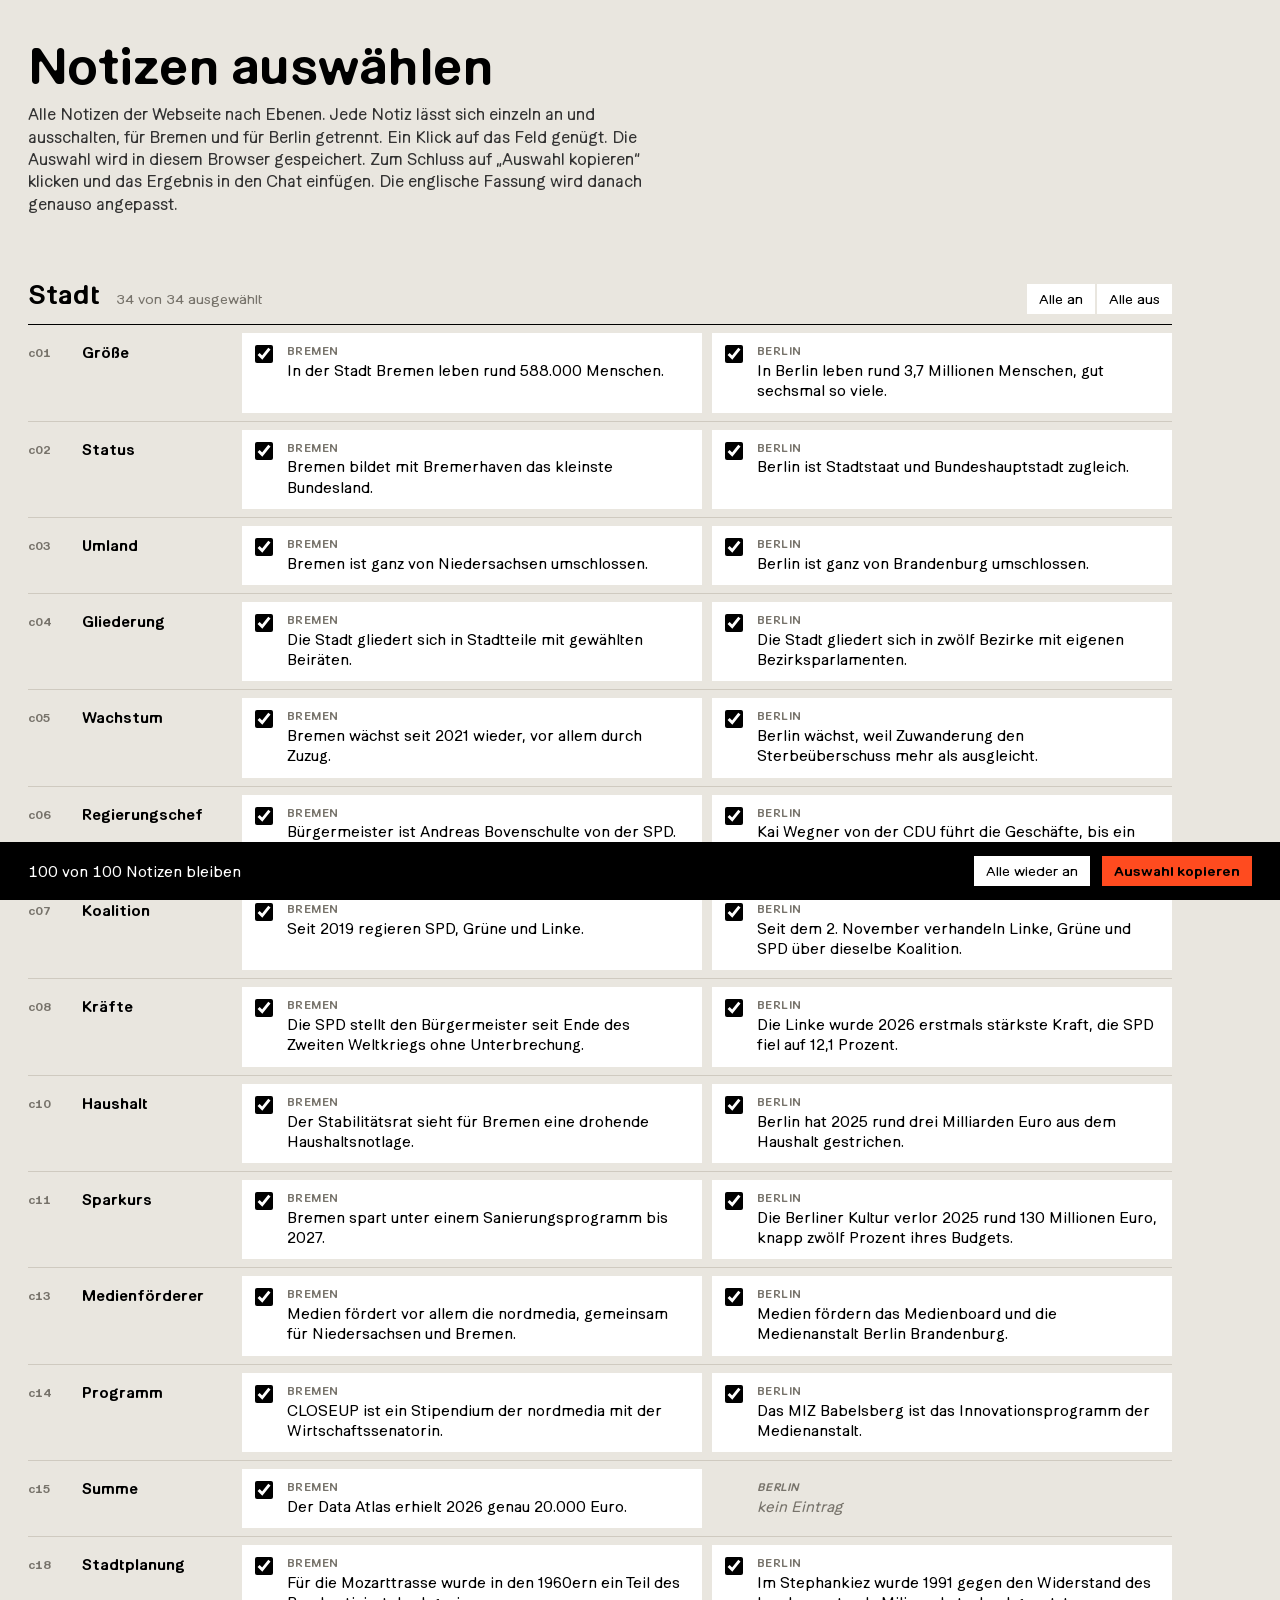
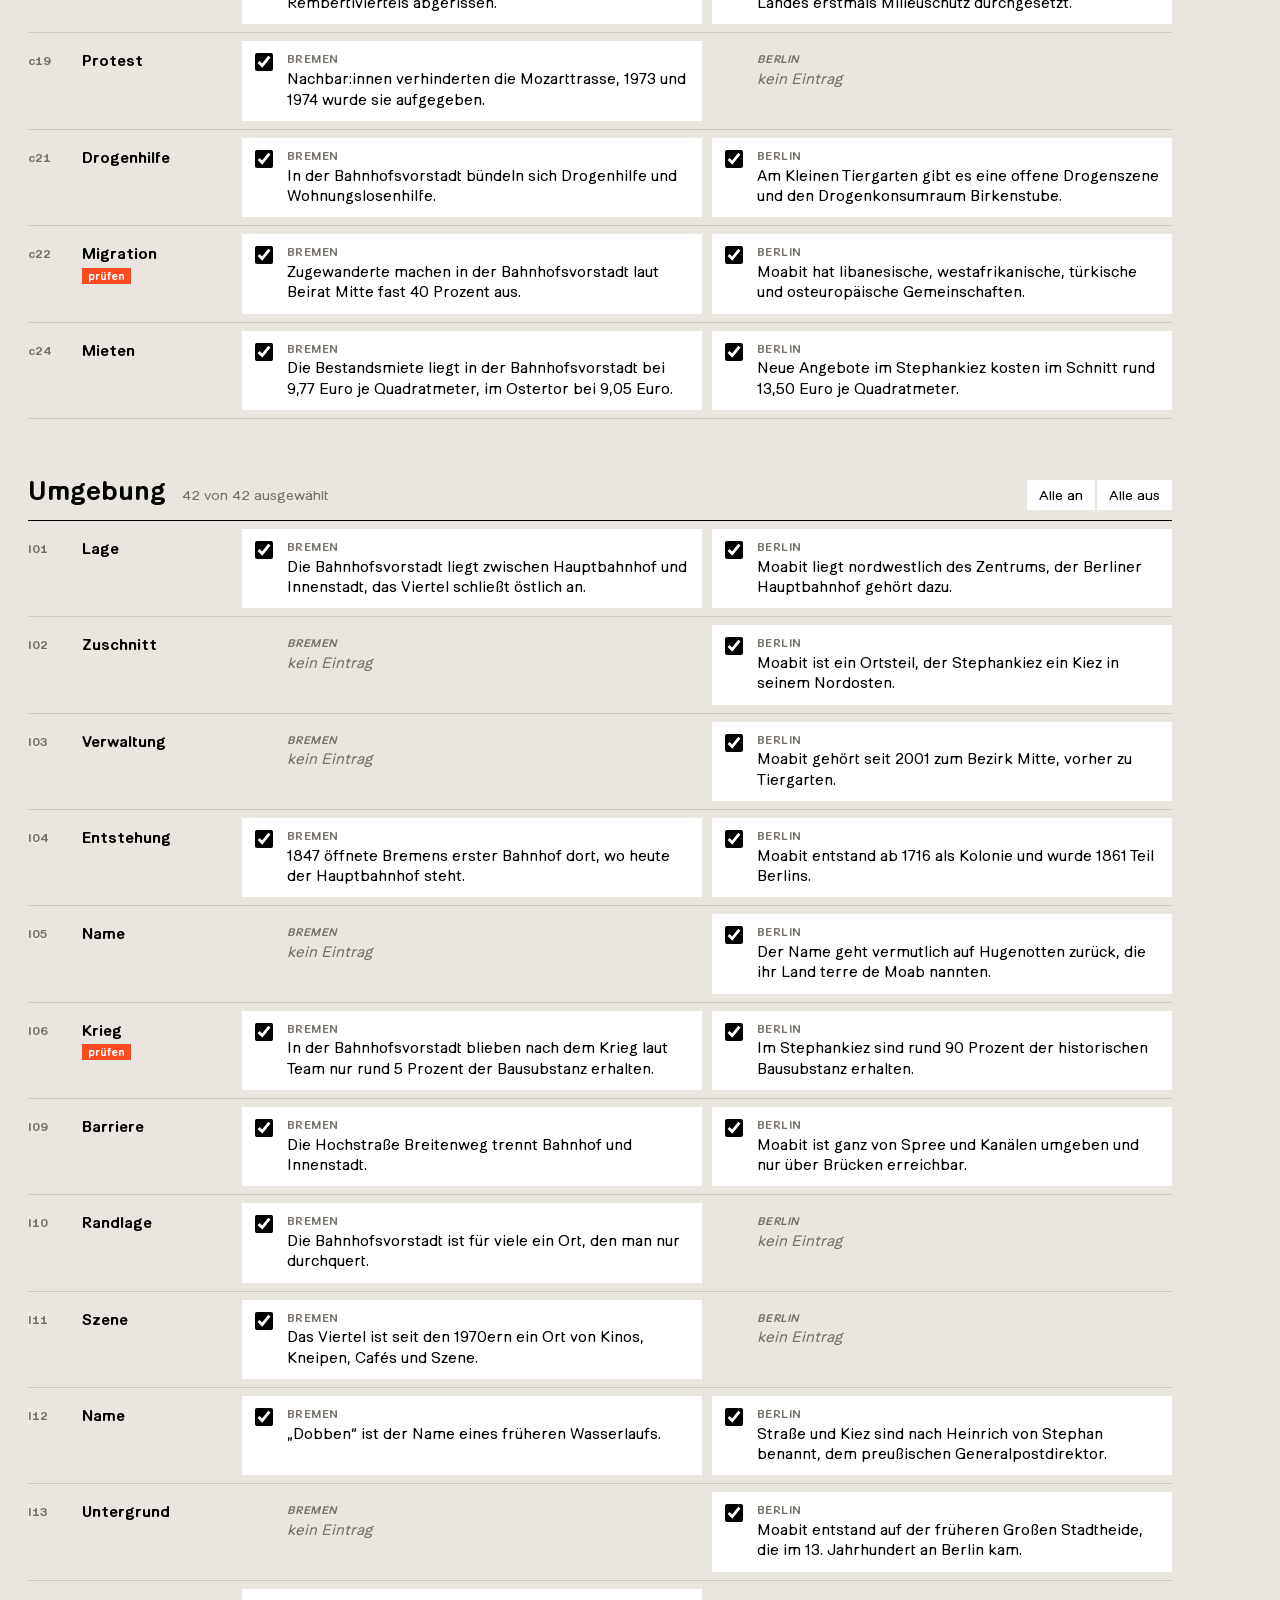
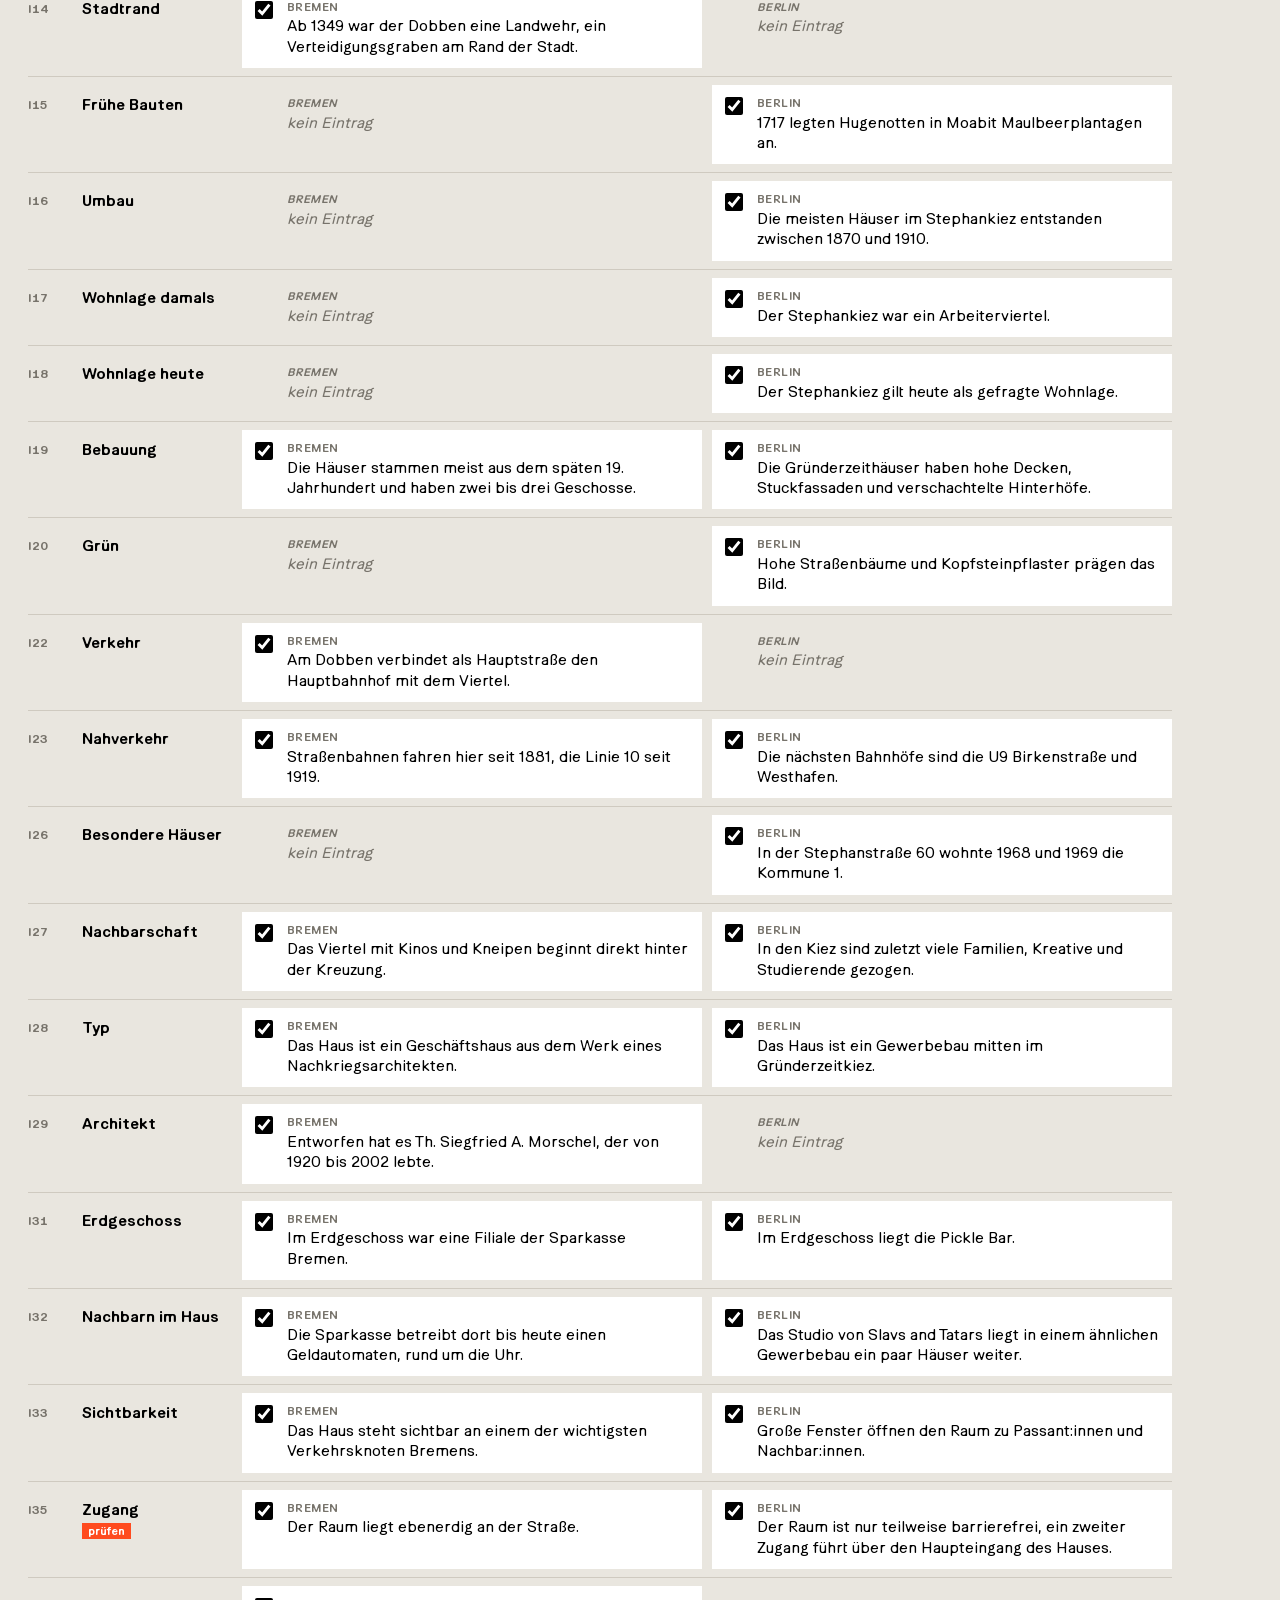
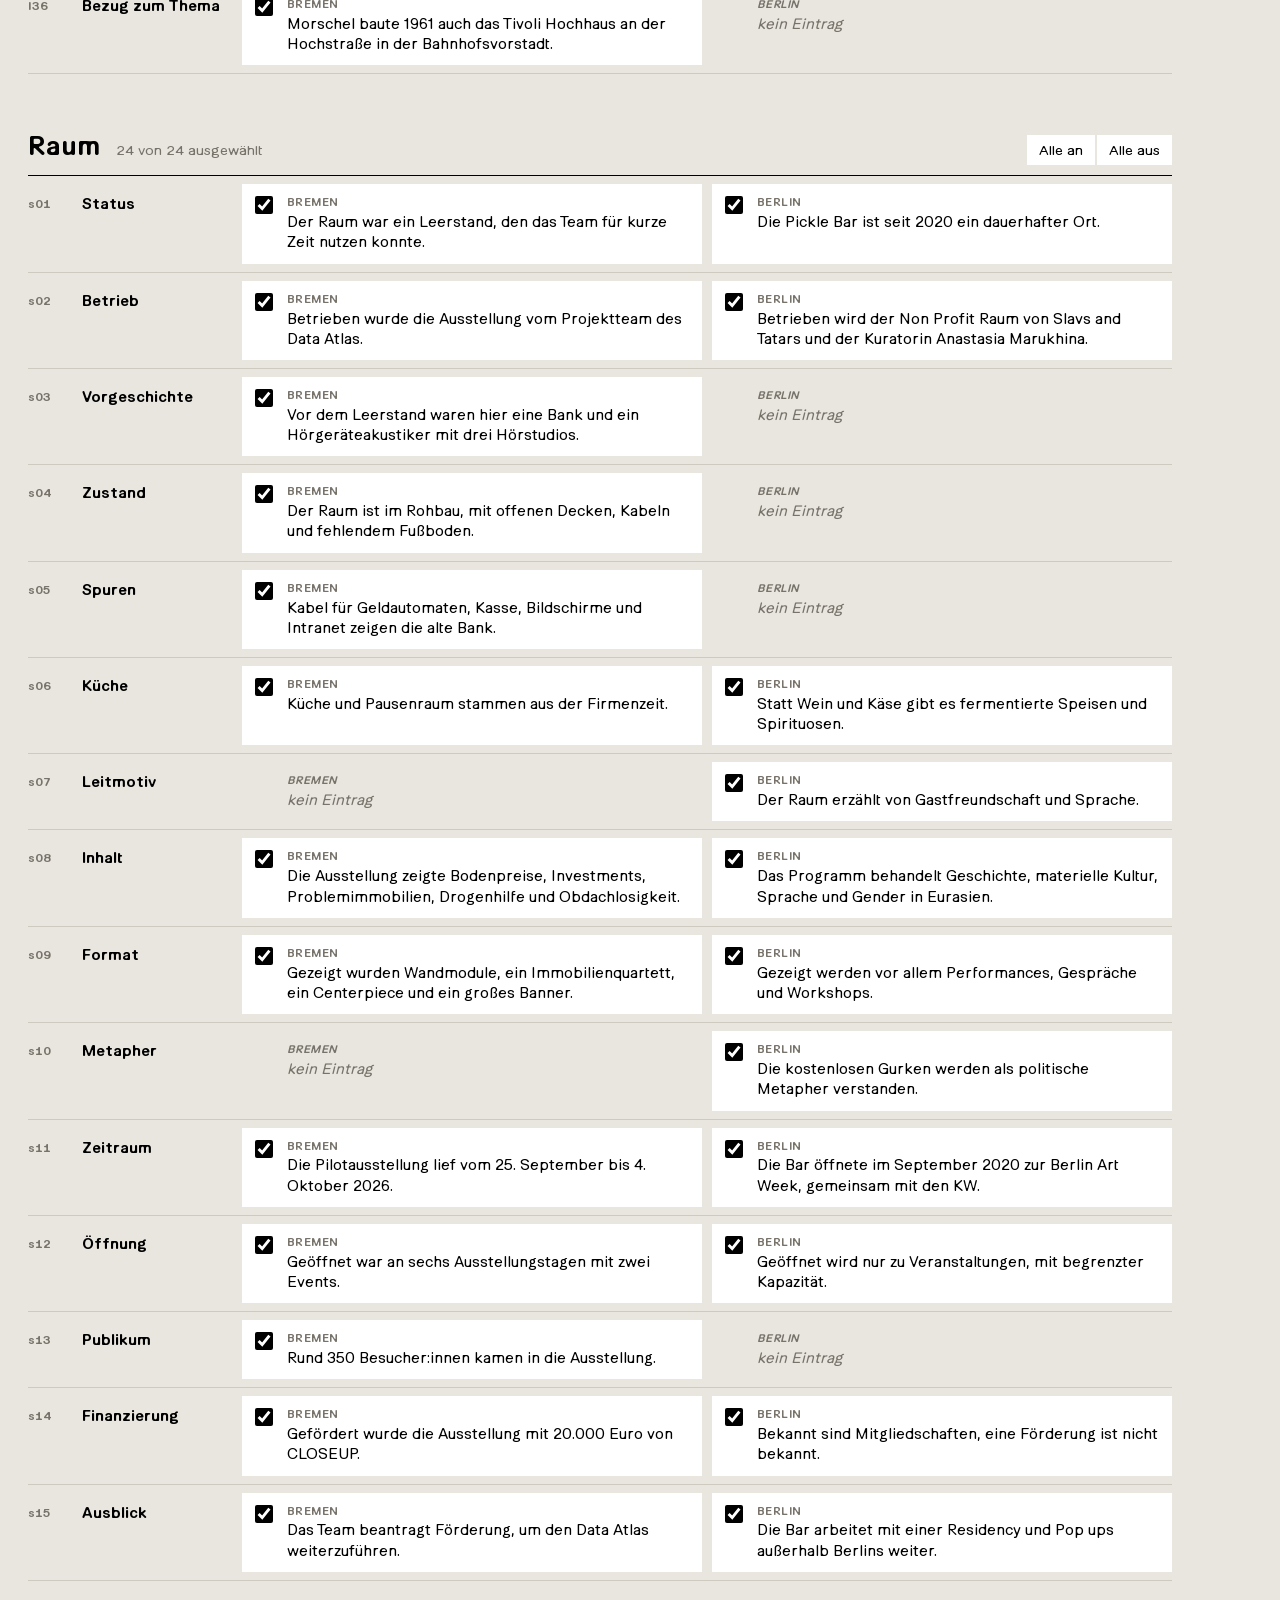
<file: tools/notizen.html>
<!doctype html>
<html lang="de">
<head>
  <meta charset="utf-8">
  <meta name="viewport" content="width=device-width, initial-scale=1">
  <title>Notizen auswählen</title>
  <style>
    @font-face {
      font-family: "Ease";
      src: url("../assets/fonts/EaseDoubleRounded-Regular.woff2") format("woff2"),
           url("../assets/fonts/EaseDoubleRounded-Regular.woff") format("woff");
      font-weight: 400;
    }
    @font-face {
      font-family: "Ease";
      src: url("../assets/fonts/EaseDoubleRounded-Semibold.woff") format("woff");
      font-weight: 600;
    }
    :root { --paper: #e9e6df; --ink: #000; --mute: #77736b; --line: #cfcac0; --accent: #ff4b1f; }
    * { box-sizing: border-box; }
    body {
      margin: 0;
      background: var(--paper);
      color: var(--ink);
      font-family: "Ease", "Helvetica Neue", Helvetica, Arial, sans-serif;
      -webkit-font-smoothing: antialiased;
    }
    header { padding: 40px 28px 8px; max-width: 1200px; }
    h1 { margin: 0 0 12px; font-size: clamp(32px, 4vw, 52px); font-weight: 600; letter-spacing: -0.01em; line-height: 1; }
    header p { margin: 0; max-width: 40em; font-size: 16px; line-height: 1.4; color: #333; }

    main { padding: 0 28px 120px; max-width: 1200px; }
    section { margin-top: 44px; }
    .level-head {
      position: sticky; top: 0; z-index: 2;
      display: flex; align-items: baseline; gap: 16px; flex-wrap: wrap;
      padding: 12px 0 10px;
      background: var(--paper);
      border-bottom: 1.5px solid var(--ink);
    }
    .level-head h2 { margin: 0; font-size: 26px; font-weight: 600; }
    .level-head .count { font-size: 14px; color: var(--mute); font-variant-numeric: tabular-nums; }
    .level-head .tools { margin-left: auto; display: flex; gap: 2px; }

    button {
      all: unset; cursor: pointer;
      padding: 6px 12px; background: #fff; color: var(--ink);
      font: inherit; font-size: 14px;
    }
    button:hover { background: var(--ink); color: #fff; }
    button:focus-visible { outline: 2px solid var(--ink); outline-offset: 2px; }

    .row {
      display: grid;
      grid-template-columns: 44px 150px 1fr 1fr;
      gap: 0 10px;
      align-items: stretch;
      padding: 8px 0;
      border-bottom: 1px solid var(--line);
    }
    .id { font-size: 12px; font-weight: 600; color: var(--mute); padding-top: 13px; font-variant-numeric: tabular-nums; }
    .row .topic { padding-top: 10px; }
    /* Jede einzelne Notiz ist ein eigener Schalter */
    .cell {
      display: grid;
      grid-template-columns: 22px 1fr;
      gap: 0 10px;
      align-items: start;
      padding: 10px 12px;
      background: #fff;
      border: 1.5px solid transparent;
      cursor: pointer;
      transition: opacity .15s, background .15s;
    }
    .cell:hover { border-color: var(--ink); }
    .cell input { width: 18px; height: 18px; margin: 1px 0 0; accent-color: var(--ink); cursor: pointer; }
    .cell.off { background: transparent; opacity: .4; }
    .cell.off .txt { text-decoration: line-through; text-decoration-thickness: 1px; }
    .cell.none { background: transparent; cursor: default; }
    .cell.none:hover { border-color: transparent; }
    .topic { font-weight: 600; font-size: 15px; line-height: 1.3; }
    .check { display: inline-block; margin-top: 4px; padding: 1px 6px; font-size: 11px; font-weight: 600; color: #fff; background: var(--accent); }
    .txt { font-size: 15px; line-height: 1.35; }
    .txt small { display: block; font-size: 11px; font-weight: 600; letter-spacing: .04em; text-transform: uppercase; color: var(--mute); margin-bottom: 2px; }
    .txt.empty { color: var(--mute); font-style: italic; }

    footer {
      position: fixed; left: 0; right: 0; bottom: 0; z-index: 5;
      display: flex; align-items: center; gap: 12px; flex-wrap: wrap;
      padding: 14px 28px;
      background: var(--ink); color: #fff;
    }
    footer .total { font-size: 15px; font-variant-numeric: tabular-nums; margin-right: auto; }
    footer button { background: #fff; }
    footer button.primary { background: var(--accent); color: #000; font-weight: 600; }
    footer button:hover { background: #fff; color: #000; box-shadow: 0 0 0 2px #fff inset; }
    .toast { font-size: 14px; opacity: 0; transition: opacity .2s; }
    .toast.on { opacity: 1; }

    @media (max-width: 760px) {
      header, main { padding-left: 16px; padding-right: 16px; }
      footer { padding: 12px 16px; }
      .row { grid-template-columns: 1fr; gap: 6px; }
      .row .id { display: none; }
      .row .topic { padding-top: 4px; }
    }
  </style>
</head>
<body>
  <header>
    <h1>Notizen auswählen</h1>
    <p>Alle Notizen der Webseite nach Ebenen. Jede Notiz lässt sich einzeln an und ausschalten, für Bremen und für Berlin getrennt. Ein Klick auf das Feld genügt. Die Auswahl wird in diesem Browser gespeichert. Zum Schluss auf „Auswahl kopieren“ klicken und das Ergebnis in den Chat einfügen. Die englische Fassung wird danach genauso angepasst.</p>
  </header>
  <main id="list"></main>
  <footer>
    <span class="total" id="total"></span>
    <span class="toast" id="toast">Kopiert</span>
    <button type="button" id="reset">Alle wieder an</button>
    <button type="button" class="primary" id="copy">Auswahl kopieren</button>
  </footer>

  <script type="module">
    const { notes } = await import('../src/notes.js?t=' + Date.now());

    const LEVELS = [
      { id: 'city', label: 'Stadt' },
      { id: 'locality', label: 'Umgebung' },
      { id: 'space', label: 'Raum' },
    ];
    const KEY = 'kontext-atlas-notizauswahl-einzeln';

    // Gespeichert werden nur die abgewählten Notizen
    let off = new Set();
    try { off = new Set(JSON.parse(localStorage.getItem(KEY)) || []); } catch {}
    const save = () => { try { localStorage.setItem(KEY, JSON.stringify([...off])); } catch {} };

    const esc = (s) => String(s ?? '').replace(/[&<>"]/g, (c) => ({ '&': '&amp;', '<': '&lt;', '>': '&gt;', '"': '&quot;' }[c]));
    // Ein Schalter je Notiz, Schlüssel z. B. c01.bremen
    const cell = (id, place, city, text) => text
      ? `<label class="cell" data-key="${id}.${place}"><input type="checkbox"><div class="txt"><small>${city}</small>${esc(text)}</div></label>`
      : `<div class="cell none"><span></span><div class="txt empty"><small>${city}</small>kein Eintrag</div></div>`;

    const list = document.getElementById('list');
    list.innerHTML = LEVELS.map((L) => `
      <section data-level="${L.id}">
        <div class="level-head">
          <h2>${L.label}</h2>
          <span class="count"></span>
          <span class="tools">
            <button type="button" data-all="on">Alle an</button>
            <button type="button" data-all="off">Alle aus</button>
          </span>
        </div>
        ${(notes[L.id] || []).map((n) => `
          <div class="row">
            <span class="id">${n.id}</span>
            <span class="topic">${esc(n.topic)}${n.check ? '<br><span class="check">prüfen</span>' : ''}</span>
            ${cell(n.id, 'bremen', 'Bremen', n.bremen)}
            ${cell(n.id, 'berlin', 'Berlin', n.berlin)}
          </div>`).join('')}
      </section>`).join('');

    function render() {
      let kept = 0, all = 0;
      for (const sec of list.querySelectorAll('section')) {
        const rows = [...sec.querySelectorAll('.cell[data-key]')];
        let k = 0;
        for (const r of rows) {
          const on = !off.has(r.dataset.key);
          r.querySelector('input').checked = on;
          r.classList.toggle('off', !on);
          if (on) k++;
        }
        sec.querySelector('.count').textContent = `${k} von ${rows.length} ausgewählt`;
        kept += k; all += rows.length;
      }
      document.getElementById('total').textContent = `${kept} von ${all} Notizen bleiben`;
    }

    list.addEventListener('change', (e) => {
      const c = e.target.closest('.cell[data-key]');
      if (!c) return;
      e.target.checked ? off.delete(c.dataset.key) : off.add(c.dataset.key);
      save(); render();
    });
    list.addEventListener('click', (e) => {
      const b = e.target.closest('[data-all]');
      if (!b) return;
      const ids = [...b.closest('section').querySelectorAll('.cell[data-key]')].map((r) => r.dataset.key);
      ids.forEach((id) => (b.dataset.all === 'on' ? off.delete(id) : off.add(id)));
      save(); render();
    });
    document.getElementById('reset').addEventListener('click', () => {
      off.clear(); save(); render();
    });

    // Text für den Chat
    function summary() {
      const lines = ['Notizauswahl Kontext Atlas'];
      for (const L of LEVELS) {
        const keys = (notes[L.id] || []).flatMap((n) =>
          ['bremen', 'berlin'].filter((p) => n[p]).map((p) => `${n.id}.${p}`));
        const keep = keys.filter((k) => !off.has(k));
        const drop = keys.filter((k) => off.has(k));
        // Nur die abgewählten Notizen auflisten, das hält den Text kurz
        lines.push('', `${L.label} ${keep.length} bleiben, ${drop.length} entfernen ${drop.join(' ') || ''}`.trim());
      }
      return lines.join('\n');
    }

    document.getElementById('copy').addEventListener('click', async () => {
      const text = summary();
      try { await navigator.clipboard.writeText(text); }
      catch {
        const ta = Object.assign(document.createElement('textarea'), { value: text });
        document.body.appendChild(ta); ta.select(); document.execCommand('copy'); ta.remove();
      }
      const t = document.getElementById('toast');
      t.classList.add('on'); setTimeout(() => t.classList.remove('on'), 1600);
    });

    render();
  </script>
</body>
</html>
</file>
